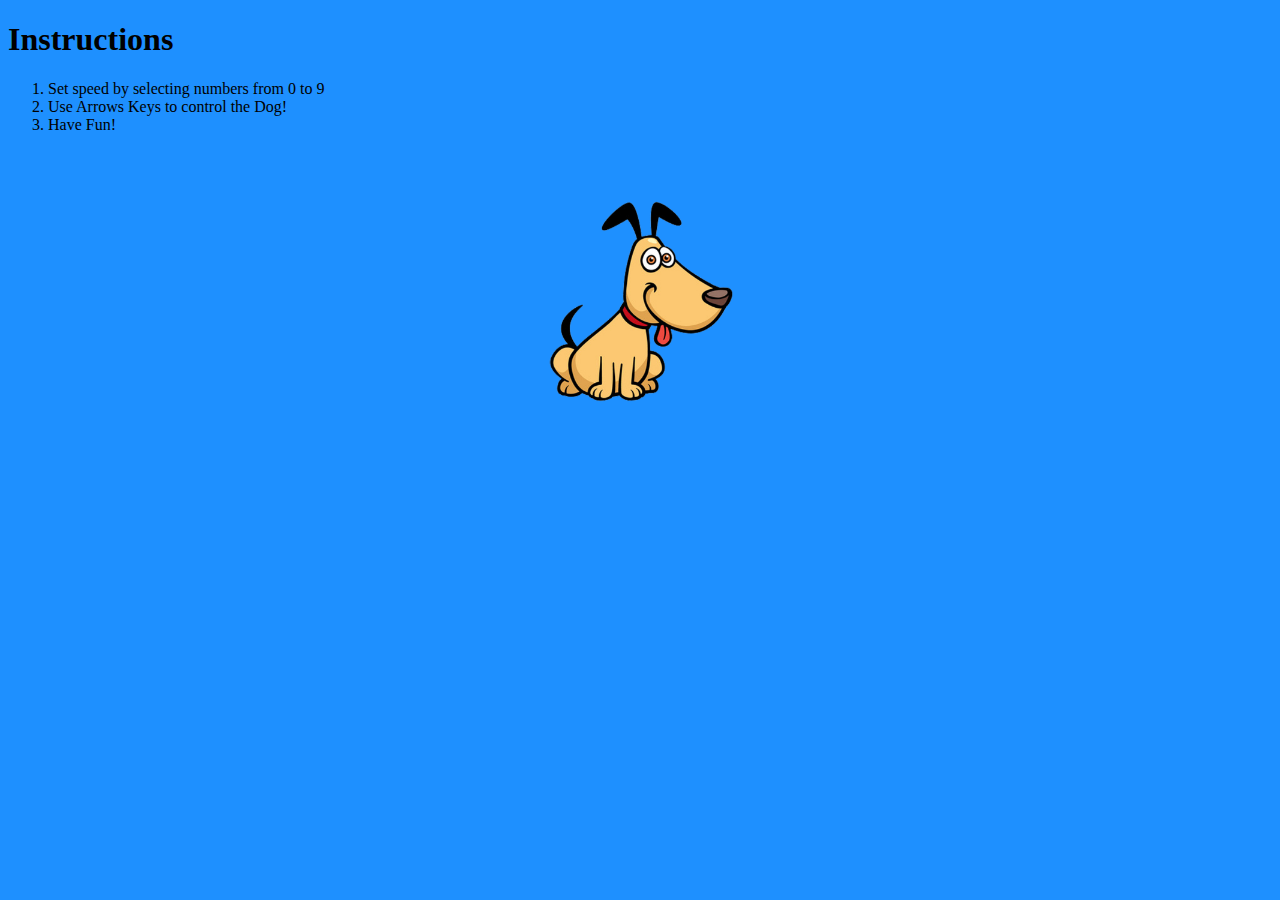
<file: Animating a Dog with Css Variables/index.html>
<!DOCTYPE html>
<html lang="en">
  <head>
    <meta charset="UTF-8" />
    <meta http-equiv="X-UA-Compatible" content="IE=edge" />
    <meta name="viewport" content="width=device-width, initial-scale=1.0" />
    <title>Animating a Dog</title>
    <link rel="stylesheet" href="./style.css" />
  </head>
  <body>
    <h1>Instructions</h1>
    <ol>
      <li>Set speed by selecting numbers from 0 to 9</li>
      <li>Use Arrows Keys to control the Dog!</li>
      <li>Have Fun!</li>
    </ol>
    <img src="./assets/dog.png" alt="Dog" class="dog" />
    <script src="./main.js"></script>
  </body>
</html>
</file>
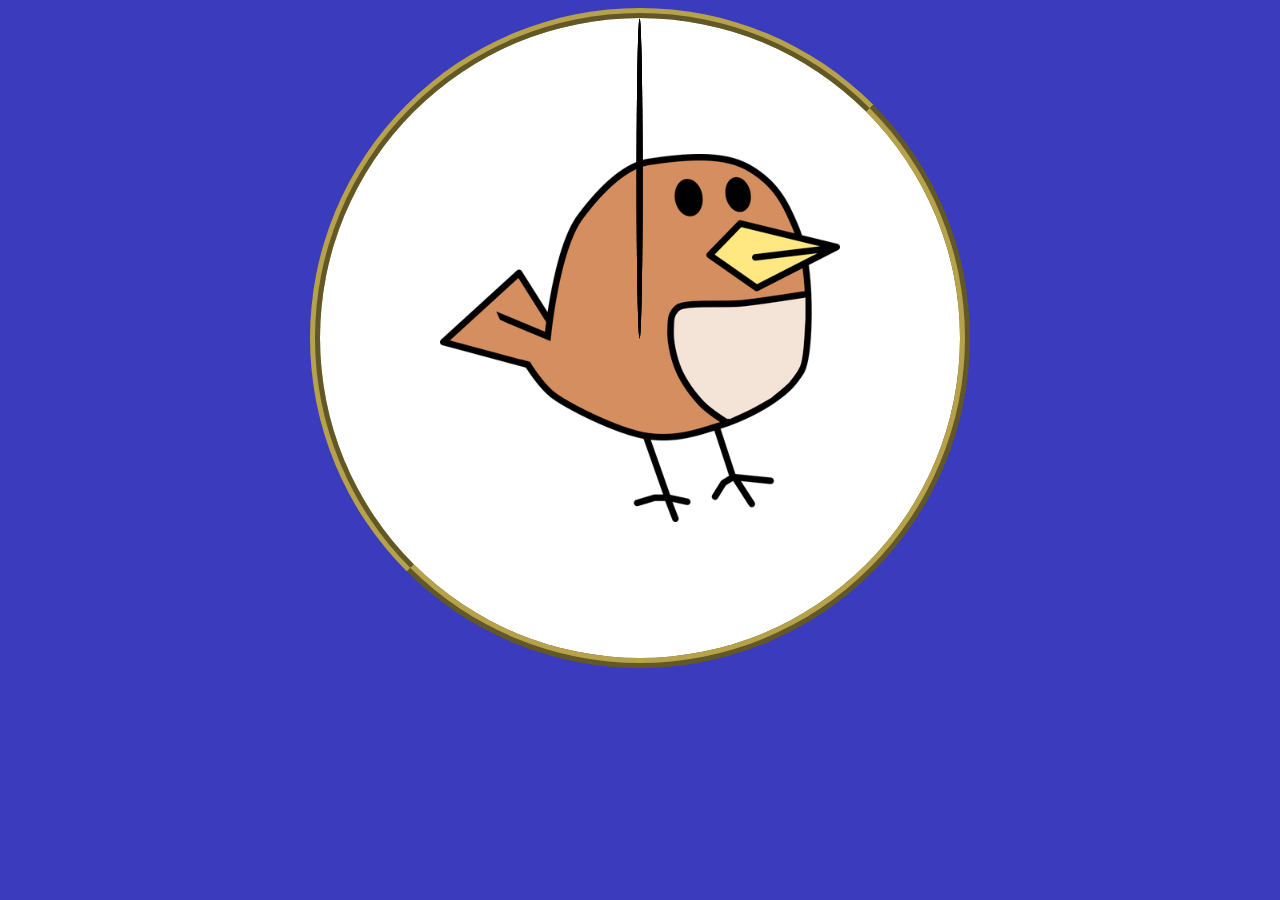
<file: CSS + JsClock/index.html>
<!DOCTYPE html>
<html lang="en">
  <head>
    <meta charset="UTF-8" />
    <meta http-equiv="X-UA-Compatible" content="IE=edge" />
    <meta name="viewport" content="width=device-width, initial-scale=1.0" />
    <title>Clock</title>
    <link rel="shortcut icon" href="./favicon.ico" type="image/x-icon" />
    <link rel="stylesheet" href="./style.css" />
  </head>
  <body>
    <div class="face">
      <div class="min"></div>
      <div class="hour"></div>
      <div class="sec"></div>
      <img class="img" src="./ColorfulBird.png" alt="ColorfulBird" />
    </div>
    <script src="./main.js"></script>
  </body>
</html>
</file>
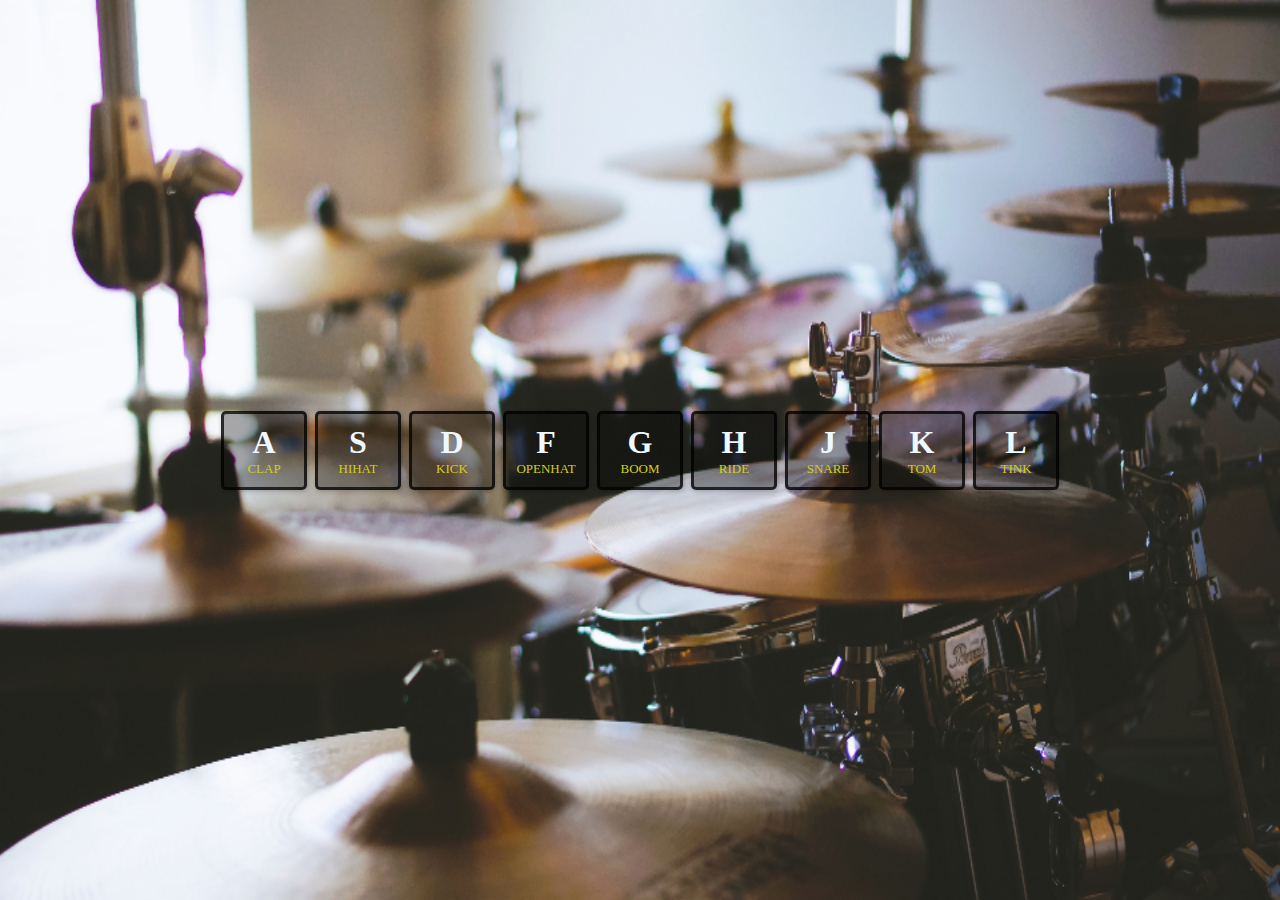
<file: Js Drum Kit/index.html>
<!DOCTYPE html>
<html lang="en">
  <head>
    <meta charset="UTF-8" />
    <meta http-equiv="X-UA-Compatible" content="IE=edge" />
    <meta name="viewport" content="width=device-width, initial-scale=1.0" />
    <title>The Drum!</title>
    <link rel="shortcut icon" href="favicon.ico" type="image/x-icon" />
    <link rel="stylesheet" href="style.css" />
  </head>
  <body>
    <img src="audience.jpg" alt="audience" />
    <div class="flex">
      <div data-key="65" class="key">
        <h1>A</h1>
        <p>CLAP</p>
      </div>
      <div data-key="83" class="key">
        <h1>S</h1>
        <p>HIHAT</p>
      </div>
      <div data-key="68" class="key">
        <h1>D</h1>
        <p>KICK</p>
      </div>
      <div data-key="70" class="key">
        <h1>F</h1>
        <p>OPENHAT</p>
      </div>
      <div data-key="71" class="key">
        <h1>G</h1>
        <p>BOOM</p>
      </div>
      <div data-key="72" class="key">
        <h1>H</h1>
        <p>RIDE</p>
      </div>
      <div data-key="74" class="key">
        <h1>J</h1>
        <p>SNARE</p>
      </div>
      <div data-key="75" class="key">
        <h1>K</h1>
        <p>TOM</p>
      </div>
      <div data-key="76" class="key">
        <h1>L</h1>
        <p>TINK</p>
      </div>
    </div>

    <script src="main.js"></script>
  </body>

  <audio data-key="65" src="sounds/clap.wav" type="audio/wav"></audio>
  <audio data-key="83" src="sounds/hihat.wav" type="audio/wav"></audio>
  <audio data-key="68" src="sounds/kick.wav" type="audio/wav"></audio>
  <audio data-key="70" src="sounds/openhat.wav" type="audio/wav"></audio>
  <audio data-key="71" src="sounds/boom.wav" type="audio/wav"></audio>
  <audio data-key="72" src="sounds/ride.wav" type="audio/wav"></audio>
  <audio data-key="74" src="sounds/snare.wav" type="audio/wav"></audio>
  <audio data-key="75" src="sounds/tom.wav" type="audio/wav"></audio>
  <audio data-key="76" src="sounds/tink.wav" type="audio/wav"></audio>
</html>
</file>
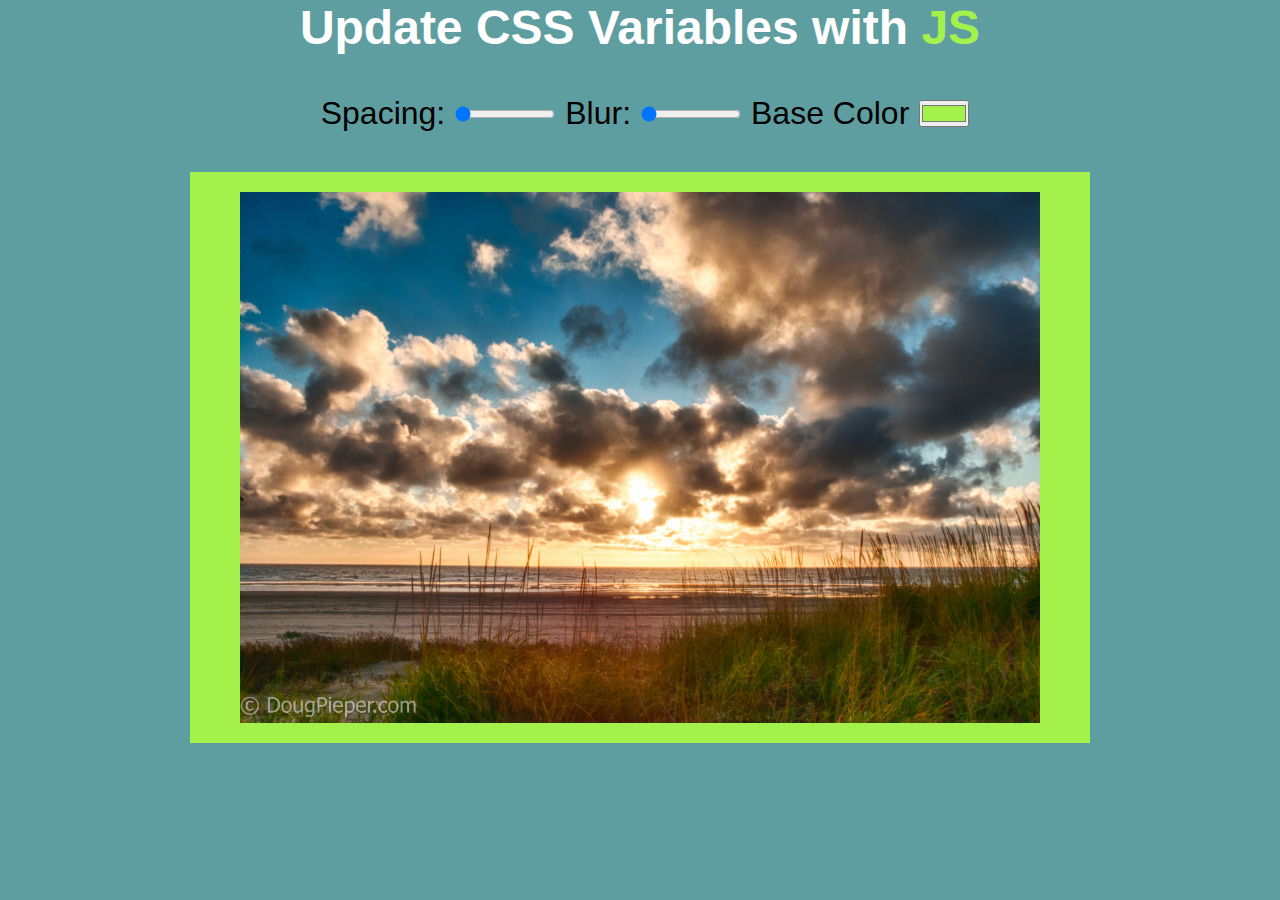
<file: Playing CSS Variables/index.html>
<!DOCTYPE html>
<html lang="en">
  <head>
    <meta charset="UTF-8" />
    <meta http-equiv="X-UA-Compatible" content="IE=edge" />
    <meta name="viewport" content="width=device-width, initial-scale=1.0" />
    <title>Css Variables</title>
    <link rel="stylesheet" href="./style.css" />
  </head>
  <body>
    <h1>Update CSS Variables with <span>JS</span></h1>
    <div class="flex">
      <label for="spacing">Spacing:</label>
      <input
        class="slider"
        type="range"
        id="spacing"
        min="0"
        max="100"
        step="1"
        value="0"
        data-size="%"
      />
      <label for="blur">Blur:</label>
      <input
        class="slider"
        type="range"
        id="blur"
        min="0"
        max="10"
        step="0.1"
        value="0"
        data-size="px"
      />
      <label for="base">Base Color</label>
      <input type="color" id="base" value="#a4f14c" />
    </div>
    <div class="backImg"><img src="./landscape.jpg" alt="landscape" /></div>
    <script src="./main.js"></script>
  </body>
</html>
</file>
<file: Animating a Dog with Css Variables/style.css>
body {
  background-color: dodgerblue;
}

h1,
ol {
  display: block;
  position: relative;
  z-index: 1;
}

.dog {
  --x: 0px;
  --y: 0px;
  --rotate: 0deg;
  --rotateY: 0deg;
  display: flex;
  margin: auto;
  position: relative;
  z-index: 5;
  width: 300px;
  transform: translateX(var(--x)) translateY(var(--y)) rotate(var(--rotate))
    rotateY(var(--rotateY));
}
</file>
<file: CSS + JsClock/style.css>
body {
  background-color: rgb(59, 59, 189);
}

.face {
  background-color: white;
  display: flex;
  align-items: center;
  justify-items: center;
  width: 40rem;
  height: 40rem;
  border-color: rgb(182, 162, 74);
  border-style: ridge;
  border-width: 10px;
  border-radius: 100%;
  margin: auto;
}

.min,
.hour,
.sec {
  position: absolute;
  z-index: 1;
  width: 19.6rem;
  border-style: solid;
  border-color: black;
  border-radius: 100%;
  transform-origin: 100%;
  transform: rotate(90deg);
  transition: 0.2s;
  transition-timing-function: cubic-bezier(0.03, 3.01, 0.17, 1);
}

.img {
  z-index: 0;
  width: 25rem;
  margin: auto;
}
</file>
<file: Js Drum Kit/style.css>
* {
  margin: 0;
  padding: 0;
}

img {
  display: block;
  position: absolute;
  top: 0;
  left: 0;
  right: 0;
  bottom: 0;
  z-index: -1;
  width: 100%;
  height: 100%;
}

.flex {
  display: flex;
  justify-content: center;
  align-items: center;
  min-height: 100vh;
}

.flex div {
  background-color: rgba(0, 0, 0, 0.335);
  border: rgba(0, 0, 0, 0.753);
  border-style: solid;
  border-radius: 5px;
  box-shadow: 1px 1px 5px 0px rgba(0, 0, 0, 0.246);
  padding: 10px;
  margin: 0 4px;
  text-align: center;
  width: 60px;
}

.flex div h1 {
  color: aliceblue;
}

.flex div p {
  color: rgb(209, 206, 27);

  font-size: small;
}

.flex .play {
  transform: scale(1.2);
  border-color: rgb(194, 191, 44);
  box-shadow: 0px 0px 4px 2px rgba(194, 191, 44, 0.534);
  transition: 0.2s;
}
</file>
<file: Playing CSS Variables/style.css>
* {
  margin: 0;
  padding: 0;
}

:root {
  --base: #a4f14c;
  --blur: 0px;
  --spacing: 0%;
}

body {
  background-color: cadetblue;
}

h1 {
  font-family: 'Lucida Sans', 'Lucida Sans Regular', 'Lucida Grande',
    'Lucida Sans Unicode', Geneva, Verdana, sans-serif;
  text-align: center;
  font-size: 3em;
  color: rgb(255, 255, 255);
}

span {
  color: var(--base);
}

.flex {
  display: flex;
  justify-content: center;
  align-items: center;
  margin: 30px;
}

.flex label {
  font-family: 'Lucida Sans', 'Lucida Sans Regular', 'Lucida Grande',
    'Lucida Sans Unicode', Geneva, Verdana, sans-serif;
  font-size: 2em;
  padding: 10px;
}

.slider {
  width: 100px;
  outline: none;
}

.backImg {
  background-color: var(--base);
  width: 900px;
  margin: auto;
}

img {
  display: block;
  width: 800px;
  margin: auto;
  padding: 20px;
  filter: blur(var(--blur));
  transform: translate(var(--spacing), var(--spacing));
}
</file>
